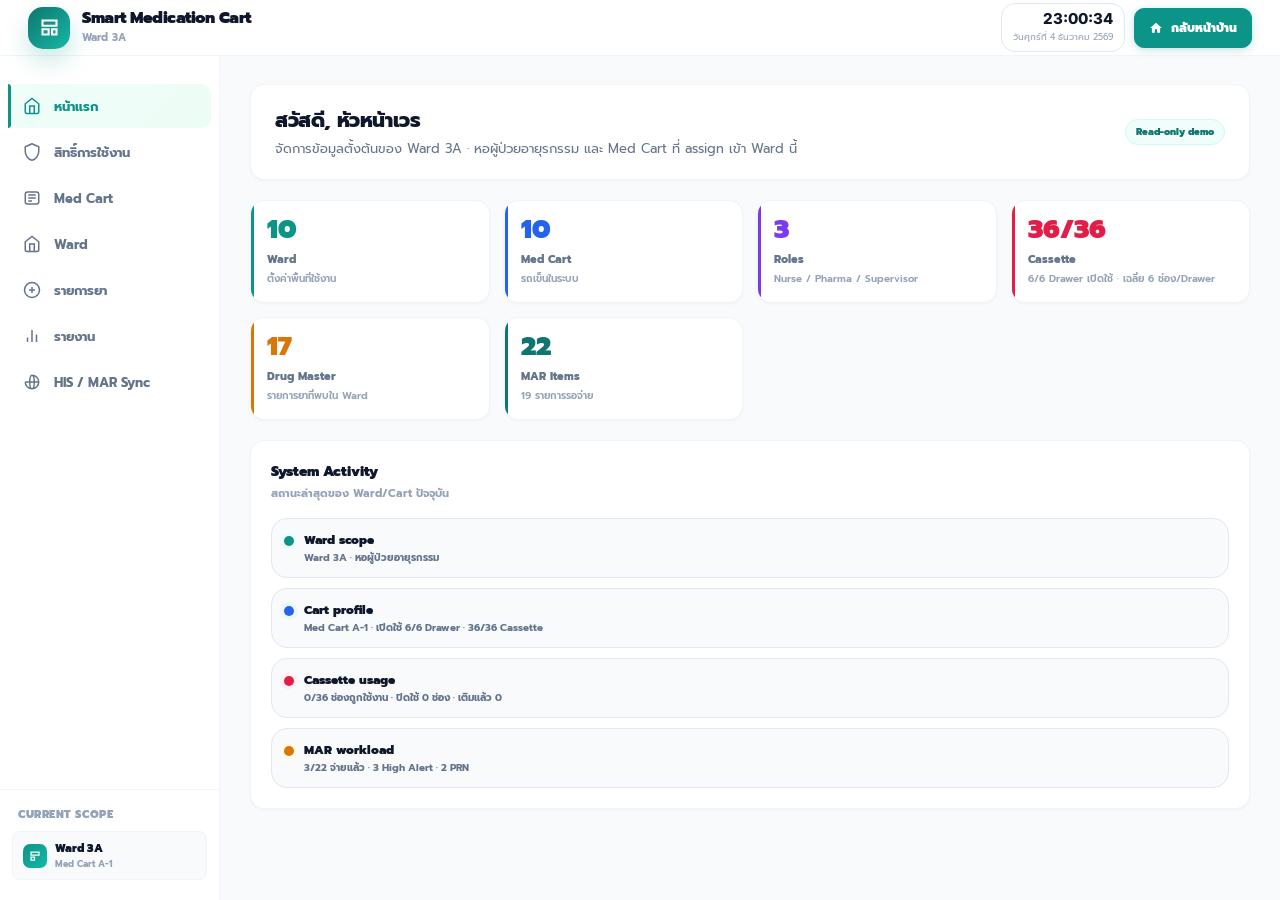
<file: backoffice.html>
<!DOCTYPE html>
<html lang="th">
<head>
    <meta charset="UTF-8">
    <meta name="viewport" content="width=device-width, initial-scale=1.0">
    <title>ระบบหลังบ้าน | Med Cart</title>
    <link href="https://fonts.googleapis.com/css2?family=Prompt:wght@300;400;500;600;700;800&family=Inter:wght@400;600;700;800&display=swap" rel="stylesheet">
    <style>
        *, *::before, *::after { box-sizing: border-box; margin: 0; padding: 0; }
        :root {
            --green:#0D9488;
            --green-dark:#0F766E;
            --text-1:#0F172A;
            --text-2:#64748B;
            --text-3:#94A3B8;
            --border:#E2E8F0;
            --border-light:#F1F5F9;
            --bg:#F8FAFC;
            --white:#FFFFFF;
            --surface:#FFFFFF;
            --surface-2:#F8FAFC;
        }
        body {
            min-height: 100vh;
            font-family: 'Prompt','Inter',-apple-system,BlinkMacSystemFont,sans-serif;
            color: var(--text-1);
            background: var(--bg);
            overflow-x: hidden;
        }
        button { font-family: inherit; }
        .topbar {
            height: 56px;
            position: sticky;
            top: 0;
            z-index: 50;
            display: flex;
            align-items: center;
            justify-content: space-between;
            gap: 18px;
            padding: 0 28px;
            background: var(--white);
            border-bottom: 1px solid var(--border-light);
        }
        .brand { display:flex; align-items:center; gap:12px; min-width:0; }
        .brand-icon {
            width: 42px; height: 42px; border-radius: 15px;
            display:flex; align-items:center; justify-content:center;
            color:white; background:linear-gradient(135deg,var(--green-dark),#14B8A6);
            box-shadow:0 12px 24px rgba(13,148,136,0.22);
            flex-shrink:0;
        }
        .brand-title { font-size:16px; font-weight:900; letter-spacing:-.03em; line-height:1.1; }
        .brand-sub { font-size:10.5px; color:var(--text-3); margin-top:3px; font-weight:700; }
        .top-scope { display:flex; align-items:center; gap:8px; flex-wrap:wrap; justify-content:center; }
        .scope-chip {
            display:inline-flex; align-items:center; gap:7px;
            border:1px solid #CCFBF1; background:#F0FDFA; color:#0F766E;
            border-radius:999px; padding:7px 12px; font-size:11px; font-weight:850;
            white-space:nowrap;
        }
        .top-actions { display:flex; align-items:center; gap:9px; justify-content:flex-end; }
        .time-card {
            text-align:right; padding:7px 11px; border:1px solid var(--border);
            border-radius:14px; background:white;
        }
        .time { font-family:'Inter',sans-serif; font-weight:800; font-size:15px; line-height:1; }
        .date { font-size:9px; color:var(--text-3); margin-top:4px; white-space:nowrap; }
        .btn {
            border:1px solid var(--border); border-radius:10px; padding:10px 14px;
            background:white; color:var(--text-2); font-size:12px; font-weight:850;
            cursor:pointer; display:inline-flex; align-items:center; gap:8px;
            transition:transform .16s, box-shadow .16s, border-color .16s, background .16s;
        }
        .btn:hover { transform:translateY(-1px); box-shadow:0 4px 12px rgba(15,23,42,0.08); border-color:#CBD5E1; }
        .btn.primary { background: var(--green); color:white; border-color:var(--green); box-shadow:0 2px 8px rgba(13,148,136,0.25); }
        .btn.primary:hover { box-shadow:0 4px 16px rgba(13,148,136,0.35); }

        /* ── SIDEBAR LAYOUT ── */
        body { display:flex; flex-direction:column; }
        .bo-layout { display:flex; flex:1; min-height:calc(100vh - 56px); }
        .bo-sidebar {
            width:220px; flex-shrink:0; background:var(--white);
            border-right:1px solid var(--border-light);
            padding:20px 0; display:flex; flex-direction:column;
            overflow-y:auto;
        }
        .bo-sidebar-header { padding:0 16px 20px; border-bottom:1px solid var(--border-light); margin-bottom:16px; }
        .bo-brand-compact { display:flex; align-items:center; gap:10px; }
        .bo-brand-compact-icon { width:32px; height:32px; border-radius:10px; background:linear-gradient(135deg,var(--green-dark),#14B8A6); display:flex; align-items:center; justify-content:center; color:white; font-weight:700; font-size:14px; }
        .bo-sidebar-nav { flex:1; display:flex; flex-direction:column; gap:2px; padding:0 8px; }
        .bo-nav-item {
            display:flex; align-items:center; gap:12px; padding:12px 14px; cursor:pointer;
            border-radius:10px; font-size:13px; font-weight:700; color:var(--text-2);
            transition:all .15s; position:relative;
        }
        .bo-nav-item:hover { background:var(--bg); color:var(--text-1); }
        .bo-nav-item.active { background:linear-gradient(135deg,#F0FDFA,#ECFDF5); color:var(--green); }
        .bo-nav-item.active::before { content:''; position:absolute; left:0; width:3px; height:100%; background:var(--green); border-radius:0 3px 3px 0; }
        .bo-nav-icon { width:20px; height:20px; display:flex; align-items:center; justify-content:center; flex-shrink:0; }
        .bo-sidebar-bottom { padding:16px 12px 0; border-top:1px solid var(--border-light); margin-top:auto; }
        .bo-sidebar-context { font-size:11px; font-weight:850; color:var(--text-3); text-transform:uppercase; letter-spacing:.05em; margin-bottom:8px; padding:0 6px; }
        .bo-context-chip { display:flex; align-items:center; gap:8px; background:var(--bg); border:1px solid var(--border-light); border-radius:8px; padding:8px 10px; font-size:12px; color:var(--text-1); font-weight:700; }

        .bo-content { flex:1; display:flex; flex-direction:column; overflow-y:auto; background:var(--bg); }
        .bo-body { padding:28px; flex:1; }
        .bo-inner { max-width:1000px; margin:0 auto; display:flex; flex-direction:column; gap:20px; width:100%; }

        /* ── Welcome Bar ── */
        .bo-welcome {
            display:flex; align-items:center; justify-content:space-between; gap:16px;
            background:var(--white); border:1px solid var(--border-light); border-radius:14px;
            padding:20px 24px; box-shadow:0 1px 3px rgba(0,0,0,0.04);
        }
        .bo-welcome-title { font-size:20px; font-weight:800; color:var(--text-1); letter-spacing:-.02em; }
        .bo-welcome-sub { font-size:13px; color:var(--text-2); margin-top:4px; line-height:1.5; }
        .bo-welcome-sub strong { color:var(--green); font-weight:800; }
        .bo-welcome-right { display:flex; align-items:center; gap:8px; flex-shrink:0; }
        .bo-hero {
            display:grid; grid-template-columns:minmax(0,1fr) 320px; gap:18px;
            background:var(--white); border:1px solid var(--border-light);
            border-radius:16px; padding:24px; position:relative; overflow:hidden;
            box-shadow:0 1px 3px rgba(0,0,0,0.04);
        }
        .bo-hero::before {
            content:''; position:absolute; left:0; top:0; width:4px; height:100%;
            background:var(--green); border-radius:16px 0 0 16px;
        }
        .bo-kicker { font-size:10px; font-weight:900; letter-spacing:.1em; text-transform:uppercase; color:var(--text-3); }
        .bo-title { font-size:24px; font-weight:900; letter-spacing:-.02em; margin-top:6px; color:var(--text-1); }
        .bo-sub { font-size:13px; line-height:1.7; color:var(--text-2); max-width:650px; margin-top:8px; }
        .chip-row { display:flex; gap:8px; flex-wrap:wrap; margin-top:16px; }
        .bo-chip {
            font-size:9.5px; font-weight:900; border-radius:999px; padding:5px 10px;
            background:white; border:1px solid var(--bo-border,#E2E8F0);
            color:var(--bo-color,#0D9488);
        }
        .bo-hero .bo-chip { background:#F0FDFA; border-color:#CCFBF1; color:#0F766E; }
        .bo-hero-card {
            background:var(--bg); border:1px solid var(--border-light);
            border-radius:16px; padding:18px; backdrop-filter:none; position:relative; z-index:1;
        }
        .bo-hero-card .label { font-size:10px; font-weight:850; color:var(--text-3); text-transform:uppercase; letter-spacing:.12em; }
        .bo-hero-card .value { font-size:20px; font-weight:950; margin-top:6px; color:var(--green); }
        .bo-hero-card .note { font-size:12px; line-height:1.6; color:var(--text-2); margin-top:10px; }
        .bo-stat-grid { display:grid; grid-template-columns:repeat(4,minmax(0,1fr)); gap:14px; }
        .bo-stat {
            background:var(--white); border:1px solid var(--border-light); border-radius:14px; padding:16px;
            box-shadow:0 1px 3px rgba(0,0,0,0.04); min-height:100px; position:relative; overflow:hidden;
        }
        .bo-stat::before { content:''; position:absolute; inset:0 auto 0 0; width:3px; background:var(--bo-accent,#0D9488); border-radius:0 2px 2px 0; }
        .bo-stat-num { font-size:26px; font-weight:900; color:var(--bo-accent,#0D9488); line-height:1; }
        .bo-stat-label { font-size:11px; color:var(--text-2); font-weight:800; margin-top:8px; }
        .bo-stat-sub { font-size:10px; color:var(--text-3); font-weight:600; margin-top:4px; line-height:1.4; }
        .bo-grid { display:grid; grid-template-columns:1fr 300px; gap:20px; align-items:start; }
        .bo-panel { background:var(--white); border:1px solid var(--border-light); border-radius:14px; padding:20px; box-shadow:0 1px 3px rgba(0,0,0,0.04); }
        .bo-panel-head { display:flex; align-items:center; justify-content:space-between; gap:12px; margin-bottom:16px; }
        .bo-panel-title { font-size:14px; font-weight:900; color:var(--text-1); }
        .bo-panel-sub { font-size:11px; color:var(--text-3); font-weight:700; margin-top:3px; }
        .bo-mod-grid { display:grid; grid-template-columns:repeat(2,minmax(0,1fr)); gap:12px; }
        .bo-module {
            border:1.5px solid var(--bo-border,#E2E8F0); background:var(--white);
            border-radius:14px; padding:16px; min-height:120px; display:flex; flex-direction:column; gap:12px;
            cursor:pointer; transition:transform .15s, box-shadow .15s, border-color .15s; text-align:left;
        }
        .bo-module:hover { transform:translateY(-1px); box-shadow:0 4px 12px rgba(15,23,42,0.08); border-color:var(--bo-color,#0D9488); }
        .bo-module.locked { opacity:0.6; cursor:not-allowed; }
        .bo-module-top { display:flex; align-items:flex-start; justify-content:space-between; gap:12px; }
        .bo-module-icon {
            width:40px; height:40px; border-radius:12px; display:flex; align-items:center; justify-content:center;
            color:white; background:var(--bo-color,#0D9488);
            box-shadow:0 4px 12px rgba(13,148,136,0.2);
            flex-shrink:0;
        }
        .bo-module-title { font-size:13px; font-weight:900; color:var(--text-1); }
        .bo-module-desc { font-size:11px; color:var(--text-2); line-height:1.5; font-weight:600; }
        .bo-module-foot { margin-top:auto; display:flex; align-items:center; justify-content:space-between; gap:8px; font-size:10px; }
        .bo-timeline { display:flex; flex-direction:column; gap:10px; }
        .bo-log { display:flex; align-items:flex-start; gap:10px; padding:12px; background:#F8FAFC; border:1px solid #E2E8F0; border-radius:16px; }
        .bo-log-dot { width:10px; height:10px; border-radius:50%; background:var(--bo-color,#0D9488); margin-top:5px; flex-shrink:0; box-shadow:0 0 0 4px var(--bo-bg,#F0FDFA); }
        .bo-log-title { font-size:12px; font-weight:900; color:#0F172A; }
        .bo-log-sub { font-size:10px; color:#64748B; font-weight:650; margin-top:2px; line-height:1.4; }
        .toast {
            position:fixed; left:50%; bottom:28px; transform:translateX(-50%) translateY(20px);
            background:#0F172A; color:white; padding:12px 18px; border-radius:999px;
            font-size:12px; font-weight:800; opacity:0; pointer-events:none;
            transition:all .22s ease; z-index:10080; box-shadow:0 16px 38px rgba(15,23,42,0.26);
        }
        .toast.show { opacity:1; transform:translateX(-50%) translateY(0); }
        /* ── PERMISSION MODAL ──────────────────────── */
        .modal-backdrop {
            display:none; position:fixed; inset:0; z-index:10050;
            align-items:center; justify-content:center;
            background:rgba(15,23,42,0.5); backdrop-filter:blur(10px); padding:20px;
        }
        .modal-card {
            width:100%; max-width:780px; height:88vh; max-height:88vh; overflow:hidden;
            display:flex; flex-direction:column;
            background:white; border-radius:24px; box-shadow:0 32px 80px rgba(0,0,0,0.28);
        }

        /* Header */
        .modal-head {
            position:relative; overflow:hidden;
            background:var(--white); color:var(--text-1); flex-shrink:0;
            border-bottom:2px solid var(--green);
        }
        .modal-head::before {
            content:''; position:absolute; width:300px; height:300px; border-radius:50%;
            background:transparent; top:-120px; right:-60px; pointer-events:none;
        }
        .modal-head::after {
            content:''; position:absolute; width:160px; height:160px; border-radius:50%;
            background:transparent; bottom:-60px; left:60px; pointer-events:none;
        }
        .modal-head-top {
            position:relative; z-index:1;
            padding:22px 24px 16px; display:flex; align-items:flex-start;
            justify-content:space-between; gap:12px;
        }
        .modal-head-left { display:flex; align-items:center; gap:14px; }
        .modal-head-icon {
            width:46px; height:46px; border-radius:14px; flex-shrink:0;
            background:var(--bg); display:flex; align-items:center; justify-content:center; color:var(--green);
        }
        .modal-title { font-size:19px; font-weight:900; letter-spacing:-.3px; color:var(--text-1); }
        .modal-sub { font-size:12px; color:var(--text-2); margin-top:3px; }
        .modal-chips { display:flex; gap:8px; margin-top:9px; }
        .modal-chip {
            background:var(--bg); border:1px solid var(--border-light);
            border-radius:999px; padding:4px 11px; font-size:11px; font-weight:700; color:var(--text-2);
        }
        .modal-chip strong { font-weight:900; margin-right:2px; color:var(--text-1); }
        .modal-close {
            width:34px; height:34px; border:1px solid var(--border); border-radius:10px;
            background:white; color:var(--text-2); cursor:pointer;
            display:flex; align-items:center; justify-content:center; flex-shrink:0;
            transition:background .15s, color .15s;
        }
        .modal-close:hover { background:var(--bg); color:var(--text-1); }

        /* Tabs inside header */
        .modal-tabs {
            position:relative; z-index:1;
            display:flex; padding:0 24px;
            border-top:1px solid var(--border-light);
        }
        .modal-tab {
            padding:12px 18px; font-size:13px; font-weight:800; cursor:pointer;
            border:none; background:transparent; color:var(--text-2);
            font-family:'Prompt',sans-serif; border-bottom:3px solid transparent;
            transition:color .18s, border-color .18s;
        }
        .modal-tab.active { color:var(--green); border-bottom-color:var(--green); }
        .modal-tab:hover:not(.active) { color:var(--text-1); }

        /* Body */
        .modal-body { flex:1; overflow:hidden; padding:0; min-height:1px; }

        /* ── ROLE PERMISSION MATRIX (Tab 1) ───── */
        .pm-matrix-wrap { overflow-x:auto; }
        .pm-matrix { width:100%; border-collapse:collapse; min-width:420px; }
        .pm-matrix thead th {
            padding:14px 10px 12px; font-size:11px; font-weight:800; color:#64748B;
            text-align:center; border-bottom:2px solid #F1F5F9;
            background:white; position:sticky; top:0; z-index:2;
        }
        .pm-matrix thead th.pm-col-left { text-align:left; padding-left:20px; min-width:190px; }
        .pm-matrix tbody tr:hover td { background:#FAFBFE; }
        .pm-matrix tbody td {
            padding:11px 10px; border-bottom:1px solid #F8FAFC;
            vertical-align:middle; text-align:center;
        }
        .pm-matrix tbody td.pm-col-left { text-align:left; padding-left:20px; padding-right:12px; }
        .pm-matrix tbody tr:last-child td { border-bottom:none; }
        .pm-role-col-head { display:flex; flex-direction:column; align-items:center; gap:5px; }
        .pm-role-col-icon { width:32px; height:32px; border-radius:10px; margin-bottom:1px; display:flex; align-items:center; justify-content:center; }
        .pm-role-col-count { font-size:10px; font-weight:800; border-radius:999px; padding:2px 9px; }
        .pm-perm-icon { width:30px; height:30px; border-radius:8px; flex-shrink:0; display:flex; align-items:center; justify-content:center; }
        .pm-perm-name { font-size:13px; font-weight:800; color:#0F172A; }
        .pm-perm-desc { font-size:11px; color:#94A3B8; margin-top:1px; }

        /* Toggle switch */
        .pm-toggle { position:relative; width:44px; height:26px; flex-shrink:0; display:inline-block; cursor:pointer; }
        .pm-toggle-track { position:absolute; inset:0; border-radius:999px; background:#CBD5E1; transition:background .2s; }
        .pm-toggle-knob { position:absolute; top:3px; left:3px; width:20px; height:20px; border-radius:50%; background:white; box-shadow:0 1px 4px rgba(0,0,0,0.22); transition:transform .2s; }
        .pm-toggle.on .pm-toggle-track { background:linear-gradient(135deg,#059669,#10B981); }
        .pm-toggle.on .pm-toggle-knob { transform:translateX(18px); }

        /* ── MASTER-DETAIL LAYOUT (Tab 2) ── */
        .pm-md-layout { display:flex; height:100%; }
        /* Left panel — user list */
        .pm-md-left {
            width:220px; flex-shrink:0; display:flex; flex-direction:column;
            border-right:1.5px solid #F1F5F9; overflow:hidden;
        }
        .pm-md-search { padding:10px 12px; border-bottom:1px solid #F1F5F9; flex-shrink:0; }
        .pm-md-search-wrap { position:relative; }
        .pm-md-search-icon { position:absolute; left:9px; top:50%; transform:translateY(-50%); color:#94A3B8; pointer-events:none; }
        .pm-md-search-input { width:100%; padding:7px 28px 7px 30px; border:1.5px solid #E2E8F0; border-radius:9px; font-family:'Prompt',sans-serif; font-size:11px; background:#F8FAFC; color:#0F172A; outline:none; transition:border-color .15s; }
        .pm-md-search-input:focus { border-color:#A78BFA; background:white; }
        .pm-md-clear { position:absolute; right:8px; top:50%; transform:translateY(-50%); border:none; background:none; cursor:pointer; color:#94A3B8; font-size:15px; line-height:1; padding:0; }
        .pm-rf-bar { display:flex; gap:4px; padding:6px 12px 10px; flex-wrap:wrap; flex-shrink:0; border-bottom:1px solid #F1F5F9; }
        .pm-rf-chip { border:1.5px solid #E2E8F0; border-radius:999px; padding:4px 10px; font-family:'Prompt',sans-serif; font-size:10px; font-weight:800; cursor:pointer; background:white; color:#64748B; transition:all .12s; white-space:nowrap; }
        .pm-rf-chip.active { border-color:#C4B5FD; color:#6D28D9; background:#F5F3FF; }
        .pm-user-list { flex:1; overflow-y:auto; }
        .pm-user-item {
            display:flex; align-items:center; gap:9px; padding:10px 12px;
            cursor:pointer; transition:background .1s; border-bottom:1px solid #F8FAFC; user-select:none;
        }
        .pm-user-item:hover { background:#F8FAFC; }
        .pm-user-item.selected { background:#F5F3FF; border-left:3px solid #7C3AED; padding-left:9px; }
        .pm-ov-count { font-size:9px; font-weight:900; border-radius:999px; padding:2px 6px; background:#EDE9FE; color:#6D28D9; white-space:nowrap; flex-shrink:0; }
        /* Right panel — permission detail */
        .pm-md-right { flex:1; overflow-y:auto; min-width:0; display:flex; flex-direction:column; }
        .pm-detail-empty {
            flex:1; display:flex; flex-direction:column; align-items:center; justify-content:center;
            color:#94A3B8; font-size:13px; text-align:center; gap:10px; padding:32px;
        }
        .pm-detail-header { padding:16px 20px 14px; border-bottom:2px solid #F1F5F9; flex-shrink:0; }
        .pm-detail-perm-row {
            display:flex; align-items:center; gap:12px; padding:13px 20px;
            border-bottom:1px solid #F8FAFC; transition:background .1s;
        }
        .pm-detail-perm-row:last-child { border-bottom:none; }
        .pm-detail-perm-row.overridden { background:#FFFBEB; }
        .pm-detail-perm-row:hover { background:#FAFBFE; }
        .pm-detail-perm-row.overridden:hover { background:#FEF9C3; }
        .pm-pov-icon { width:30px; height:30px; border-radius:9px; flex-shrink:0; display:flex; align-items:center; justify-content:center; }
        .pm-pov-info { flex:1; min-width:0; }
        .pm-pov-name { font-size:12px; font-weight:800; color:#0F172A; }
        .pm-pov-desc { font-size:10px; color:#94A3B8; margin-top:1px; }
        /* 3-way segmented control */
        .pm-seg3 { display:flex; border:1.5px solid #E2E8F0; border-radius:10px; overflow:hidden; flex-shrink:0; }
        .pm-seg3-btn {
            border:none; padding:7px 11px; font-family:'Prompt',sans-serif;
            font-size:11px; font-weight:800; cursor:pointer; color:#94A3B8;
            background:transparent; transition:all .13s; white-space:nowrap;
        }
        .pm-seg3-btn + .pm-seg3-btn { border-left:1.5px solid #E2E8F0; }
        .pm-seg3-btn.s-role    { background:#F1F5F9; color:#475569; }
        .pm-seg3-btn.s-include { background:#D1FAE5; color:#047857; }
        .pm-seg3-btn.s-exclude { background:#FEE2E2; color:#B91C1C; }
        /* Shared */
        .pm-avatar { width:36px; height:36px; border-radius:10px; flex-shrink:0; display:flex; align-items:center; justify-content:center; color:white; font-size:12px; font-weight:900; }
        .pm-user-name { font-size:12px; font-weight:800; color:#0F172A; }
        .pm-user-meta { font-size:10px; color:#94A3B8; margin-top:1px; }
        .pm-role-pill { display:inline-block; border-radius:999px; padding:2px 8px; font-size:10px; font-weight:800; }
        .pm-no-results { padding:28px 12px; text-align:center; color:#94A3B8; font-size:12px; line-height:1.7; }

        /* Foot */
        .modal-foot {
            padding:14px 24px; border-top:1px solid #F1F5F9;
            display:flex; gap:10px; flex-shrink:0;
        }
        .modal-foot button { flex:1; justify-content:center; }
        /* ── FULL PAGES (replaces modal overlays) ── */
        .bo-page { display:none; flex-direction:column; flex:1; overflow:hidden; min-height:0; }
        .bo-page.active { display:flex; }
        #bo-page-home { overflow-y:auto; }
        .bo-page-head {
            padding:20px 32px; border-bottom:1px solid var(--border-light);
            display:flex; align-items:center; justify-content:space-between;
            background:var(--white); flex-shrink:0; gap:16px; flex-wrap:wrap;
        }
        .bo-ph-left { display:flex; align-items:center; gap:14px; min-width:0; }
        .bo-ph-icon {
            width:44px; height:44px; border-radius:12px; background:#F0FDFA; flex-shrink:0;
            display:flex; align-items:center; justify-content:center;
        }
        .bo-ph-title { font-size:18px; font-weight:900; color:var(--text-1); letter-spacing:-.02em; }
        .bo-ph-sub { font-size:12px; color:var(--text-2); margin-top:2px; }
        .bo-ph-chips { display:flex; gap:6px; flex-wrap:wrap; margin-top:6px; }
        .bo-ph-right { display:flex; align-items:center; gap:8px; flex-shrink:0; }
        .bo-page-tabs {
            padding:0 32px; border-bottom:1px solid var(--border-light);
            background:var(--white); flex-shrink:0; display:flex; gap:0;
        }
        .bo-page-body { flex:1; overflow:hidden; min-height:0; display:flex; flex-direction:column; }
        .bo-page-body.scroll { overflow-y:auto; }
        .bo-page-foot {
            padding:14px 32px; border-top:1px solid var(--border-light);
            background:var(--white); display:flex; gap:8px; align-items:center; flex-shrink:0;
        }
        .bo-page-search {
            padding:12px 32px; border-bottom:1px solid var(--border-light);
            background:var(--white); flex-shrink:0; display:flex; gap:10px; align-items:center;
        }
        /* ── WARD & MED CART MODAL ─────────────── */
        .wm-md-layout { display:flex; height:100%; min-height:0; }
        .wm-md-left {
            width:240px; height:100%; flex-shrink:0; display:flex; flex-direction:column;
            border-right:1.5px solid #F1F5F9; overflow:hidden;
        }
        .wm-left-head {
            padding:12px 14px; border-bottom:1px solid #F1F5F9;
            display:flex; align-items:center; justify-content:space-between; flex-shrink:0;
        }
        .wm-left-title { font-size:11px; font-weight:900; color:#64748B; text-transform:uppercase; letter-spacing:.08em; }
        .wm-left-tools {
            padding:10px 12px; border-bottom:1px solid #F1F5F9; display:flex; flex-direction:column; gap:8px;
            background:#FBFCFD; flex-shrink:0;
        }
        .wm-search { position:relative; }
        .wm-search svg { position:absolute; left:10px; top:50%; transform:translateY(-50%); color:#94A3B8; pointer-events:none; }
        .wm-search input {
            width:100%; border:1.5px solid #E2E8F0; border-radius:10px; padding:8px 30px 8px 32px;
            font-family:'Prompt',sans-serif; font-size:11px; font-weight:650; color:#0F172A; outline:none;
            background:white; transition:border-color .15s, box-shadow .15s;
        }
        .wm-search input:focus { border-color:#0D9488; box-shadow:0 0 0 3px rgba(13,148,136,0.08); }
        .wm-search button {
            position:absolute; right:8px; top:50%; transform:translateY(-50%); border:none; background:transparent;
            color:#94A3B8; cursor:pointer; font-size:15px; line-height:1;
        }
        .wm-filter-row { display:flex; gap:5px; flex-wrap:wrap; }
        .wm-filter-chip {
            border:1.5px solid #E2E8F0; border-radius:999px; padding:4px 8px;
            font-family:'Prompt',sans-serif; font-size:9.5px; font-weight:850; color:#64748B; background:white;
            cursor:pointer; transition:all .12s;
        }
        .wm-filter-chip.active { border-color:#99F6E4; color:#0F766E; background:#F0FDFA; }
        .wm-add-btn {
            width:26px; height:26px; border-radius:8px;
            background:linear-gradient(135deg,#0D9488,#14B8A6);
            color:white; border:none; cursor:pointer; font-size:18px; line-height:1;
            display:flex; align-items:center; justify-content:center;
            transition:transform .15s, box-shadow .15s;
        }
        .wm-add-btn:hover { transform:scale(1.1); box-shadow:0 4px 12px rgba(13,148,136,0.3); }
        .wm-item-list { flex:1; overflow-y:auto; min-height:0; }
        .wm-item {
            display:flex; align-items:center; gap:10px;
            padding:10px 14px; cursor:pointer; border-bottom:1px solid #F8FAFC;
            transition:background .1s; position:relative;
        }
        .wm-item:hover { background:#F8FAFC; }
        .wm-item.selected { background:#F0FDF9; border-left:3px solid #0D9488; padding-left:11px; }
        .wm-item-dot { width:8px; height:8px; border-radius:50%; flex-shrink:0; }
        .wm-item-info { flex:1; min-width:0; }
        .wm-item-name { font-size:12px; font-weight:800; color:#0F172A; white-space:nowrap; overflow:hidden; text-overflow:ellipsis; }
        .wm-item-sub  { font-size:10px; color:#94A3B8; margin-top:1px; white-space:nowrap; overflow:hidden; text-overflow:ellipsis; }
        .wm-status-dot { width:7px; height:7px; border-radius:50%; flex-shrink:0; }
        .wm-status-dot.active      { background:#10B981; }
        .wm-status-dot.inactive    { background:#CBD5E1; }
        .wm-status-dot.maintenance { background:#F59E0B; }

        /* Right panel — form */
        .wm-md-right { flex:1; overflow-y:auto; min-width:0; min-height:0; display:flex; flex-direction:column; }
        .wm-empty {
            flex:1; display:flex; flex-direction:column; align-items:center; justify-content:center;
            color:#94A3B8; font-size:13px; text-align:center; gap:10px; padding:32px;
        }
        .wm-form-wrap { padding:20px 24px; display:flex; flex-direction:column; gap:0; }
        .wm-form-hero {
            display:flex; align-items:center; gap:14px; margin-bottom:20px;
            padding-bottom:18px; border-bottom:2px solid #F1F5F9;
        }
        .wm-form-avatar {
            width:50px; height:50px; border-radius:15px; flex-shrink:0;
            display:flex; align-items:center; justify-content:center;
            font-size:18px; font-weight:900; color:white;
        }
        .wm-form-hero-name { font-size:17px; font-weight:900; color:#0F172A; }
        .wm-form-hero-sub  { font-size:12px; color:#94A3B8; margin-top:3px; }
        .wm-section-head { font-size:10px; font-weight:900; color:#94A3B8; text-transform:uppercase; letter-spacing:.1em; margin-bottom:10px; margin-top:18px; }
        .wm-section-head:first-child { margin-top:0; }
        .wm-field-grid { display:grid; grid-template-columns:1fr 1fr; gap:10px; }
        .wm-field { display:flex; flex-direction:column; gap:5px; }
        .wm-field.full { grid-column:1/-1; }
        .wm-label { font-size:10px; font-weight:800; color:#475569; text-transform:uppercase; letter-spacing:.06em; }
        .wm-input, .wm-select {
            border:1.5px solid #E2E8F0; border-radius:10px; padding:9px 12px;
            font-family:'Prompt',sans-serif; font-size:13px; font-weight:600; color:#0F172A;
            background:white; outline:none; transition:border-color .15s, box-shadow .15s;
            width:100%;
        }
        .wm-input:focus, .wm-select:focus { border-color:#0D9488; box-shadow:0 0 0 3px rgba(13,148,136,0.1); }
        .wm-input[readonly] { background:#F8FAFC; color:#64748B; cursor:default; }
        .wm-select { cursor:pointer; }
        .wm-status-row { display:flex; gap:8px; }
        .wm-status-opt {
            flex:1; display:flex; align-items:center; justify-content:center; gap:6px;
            border:1.5px solid #E2E8F0; border-radius:10px; padding:9px 8px;
            cursor:pointer; font-size:11px; font-weight:800; color:#64748B;
            transition:all .15s;
        }
        .wm-status-opt.active   { border-color:#10B981; background:#F0FDF4; color:#047857; }
        .wm-status-opt.maintenance { border-color:#F59E0B; background:#FFFBEB; color:#92400E; }
        .wm-status-opt.inactive { border-color:#94A3B8; background:#F8FAFC; color:#475569; }
        .wm-occ-bar { height:7px; background:#F1F5F9; border-radius:999px; overflow:hidden; margin-top:4px; }
        .wm-occ-fill { height:100%; border-radius:999px; transition:width .4s; }
        .wm-color-row { display:flex; gap:8px; flex-wrap:wrap; }
        .wm-color-swatch {
            width:28px; height:28px; border-radius:8px; cursor:pointer;
            border:2px solid transparent; transition:transform .15s, border-color .15s;
        }
        .wm-color-swatch:hover { transform:scale(1.15); }
        .wm-color-swatch.selected { border-color:#0F172A; transform:scale(1.1); }
        .wm-cart-link {
            display:flex; align-items:center; gap:10px; padding:10px 12px;
            background:#F0FDF9; border:1.5px solid #99F6E4; border-radius:12px; margin-top:4px;
        }
        .wm-cart-link-icon { width:30px; height:30px; border-radius:8px; background:#0D9488; color:white; display:flex; align-items:center; justify-content:center; flex-shrink:0; }
        .wm-divider { height:1px; background:#F1F5F9; margin:18px 0; }
        .wm-stat-row { display:grid; grid-template-columns:repeat(3,1fr); gap:8px; }
        .wm-stat-row.four { grid-template-columns:repeat(4,1fr); }
        .wm-stat-row.five { grid-template-columns:repeat(5,1fr); }
        .wm-stat-card { background:#F8FAFC; border:1px solid #F1F5F9; border-radius:10px; padding:10px 12px; }
        .wm-stat-val { font-size:20px; font-weight:900; color:#0F172A; line-height:1; }
        .wm-stat-lbl { font-size:10px; color:#94A3B8; font-weight:700; margin-top:4px; }
        .wm-insight-grid { display:grid; grid-template-columns:repeat(2,minmax(0,1fr)); gap:8px; margin-bottom:14px; }
        .wm-insight {
            background:#F8FAFC; border:1px solid #E2E8F0; border-radius:12px; padding:10px 12px;
            display:flex; align-items:flex-start; gap:9px;
        }
        .wm-insight-icon {
            width:28px; height:28px; border-radius:9px; display:flex; align-items:center; justify-content:center;
            flex-shrink:0; color:white; background:var(--wm-insight-color,#0D9488);
        }
        .wm-insight-title { font-size:11px; font-weight:900; color:#0F172A; }
        .wm-insight-sub { font-size:10px; color:#64748B; line-height:1.45; margin-top:2px; font-weight:650; }
        .wm-alert {
            border:1.5px solid var(--wm-alert-border,#FDE68A); border-radius:12px;
            background:var(--wm-alert-bg,#FFFBEB); padding:10px 12px; display:flex; gap:9px; align-items:flex-start;
            margin-bottom:14px;
        }
        .wm-alert strong { font-size:11px; color:var(--wm-alert-text,#92400E); }
        .wm-alert div { font-size:10px; color:#64748B; line-height:1.45; font-weight:650; }
        .wm-assignment-list { display:flex; flex-direction:column; gap:7px; margin-top:8px; }
        .wm-assignment {
            display:flex; align-items:center; justify-content:space-between; gap:10px;
            border:1px solid #E2E8F0; background:#F8FAFC; border-radius:10px; padding:9px 10px;
        }
        .wm-assignment-main { min-width:0; }
        .wm-assignment-title { font-size:11px; font-weight:900; color:#0F172A; white-space:nowrap; overflow:hidden; text-overflow:ellipsis; }
        .wm-assignment-sub { font-size:10px; color:#64748B; margin-top:1px; font-weight:650; }
        .wm-assignment-pill {
            border-radius:999px; padding:3px 8px; font-size:9.5px; font-weight:900;
            background:#F0FDFA; color:#0F766E; border:1px solid #99F6E4; white-space:nowrap;
        }
        .wm-empty-inline { color:#94A3B8; font-size:11px; line-height:1.6; text-align:center; padding:14px; border:1px dashed #CBD5E1; border-radius:12px; background:#F8FAFC; }
        .wm-drawer-map { background:#F8FAFC; border:1px solid #F1F5F9; border-radius:10px; padding:12px; }
        .wm-drawer-row { display:flex; align-items:center; gap:8px; margin-bottom:6px; }
        .wm-drawer-row:last-child { margin-bottom:0; }
        .wm-drawer-label { width:28px; height:28px; border-radius:7px; display:flex; align-items:center; justify-content:center; font-size:10px; font-weight:900; color:white; flex-shrink:0; }
        .wm-drawer-label.disabled { background:#CBD5E1 !important; color:#64748B; }
        .wm-cassette-row { display:flex; gap:5px; flex-wrap:wrap; }
        .wm-cassette { width:28px; height:28px; border-radius:6px; background:white; border:1.5px solid #E2E8F0; display:flex; align-items:center; justify-content:center; font-size:9px; font-weight:800; color:#94A3B8; }
        .wm-cassette.linked { border-color:#99F6E4; color:#0F766E; background:#F0FDFA; }
        .wm-cassette.assigned { border-color:#93C5FD; color:#1D4ED8; background:#EFF6FF; }
        .wm-cassette.in-progress { border-color:#FDE68A; color:#92400E; background:#FFFBEB; }
        .wm-cassette.filled { border-color:#86EFAC; color:#15803D; background:#F0FDF4; }
        .wm-cassette.disabled { border-color:#E2E8F0; color:#CBD5E1; background:#F1F5F9; }
        .wm-cassette.disabled.blocked { border-color:#FCA5A5; color:#991B1B; background:#FEF2F2; }
        .wm-cassette.clickable { cursor:pointer; transition:transform .1s,box-shadow .1s; }
        .wm-cassette.clickable:hover { transform:scale(1.18); box-shadow:0 2px 8px rgba(0,0,0,0.14); z-index:1; position:relative; }
        .wm-cassette.manually-closed { border-color:#FDA4AF; color:#BE123C; background:#FFF1F2; }
        .wm-cassette.manually-closed.clickable:hover { border-color:#F43F5E; }
        .wm-drawer-map-hint { font-size:10px; color:#94A3B8; font-weight:600; text-align:center; padding:6px 0 2px; }
        .wm-closed-slots-list { display:flex; flex-wrap:wrap; gap:5px; margin-top:8px; }
        .wm-closed-slot-chip { display:inline-flex; align-items:center; gap:4px; background:#FFF1F2; border:1.5px solid #FDA4AF; border-radius:8px; padding:3px 8px; font-size:10px; font-weight:800; color:#BE123C; }
        .wm-closed-slot-chip button { background:none; border:none; cursor:pointer; color:#BE123C; font-size:12px; line-height:1; padding:0 0 0 2px; }
        .wm-cassette-note {
            display:flex; align-items:center; justify-content:space-between; gap:10px; flex-wrap:wrap;
            border:1px solid #E2E8F0; background:#F8FAFC; border-radius:10px; padding:9px 10px; margin-top:10px;
        }
        .wm-cassette-note-main { font-size:10px; color:#64748B; line-height:1.45; font-weight:700; }
        .wm-cassette-legend { display:flex; gap:6px; flex-wrap:wrap; }
        .wm-cassette-legend span {
            display:inline-flex; align-items:center; gap:5px; border:1px solid #E2E8F0; background:white;
            border-radius:999px; padding:3px 7px; font-size:9.5px; font-weight:850; color:#64748B;
        }
        .wm-cassette-legend i { width:8px; height:8px; border-radius:50%; display:inline-block; background:#CBD5E1; }
        .report-wrap { height:100%; overflow:auto; padding:18px; background:#F8FAFC; }
        .report-hero {
            border-radius:18px; padding:18px; color:white;
            background:linear-gradient(135deg,#0F766E 0%,#0D9488 55%,#14B8A6 100%);
            display:grid; grid-template-columns:1.35fr .65fr; gap:16px; align-items:stretch;
            box-shadow:0 4px 16px rgba(13,148,136,0.15);
        }
        .report-kicker { font-size:10px; font-weight:950; letter-spacing:.16em; text-transform:uppercase; color:rgba(255,255,255,0.8); }
        .report-title { font-size:24px; font-weight:950; letter-spacing:-.04em; margin-top:4px; color:white; }
        .report-sub { font-size:12px; color:rgba(255,255,255,0.85); line-height:1.6; margin-top:6px; max-width:560px; font-weight:650; }
        .report-hero-card { background:rgba(255,255,255,.12); border:1px solid rgba(255,255,255,.2); border-radius:14px; padding:14px; }
        .report-hero-card .label { font-size:10px; font-weight:900; color:rgba(255,255,255,0.8); text-transform:uppercase; letter-spacing:.12em; }
        .report-hero-card .value { font-size:26px; font-weight:950; margin-top:6px; line-height:1; color:white; }
        .report-hero-card .note { font-size:11px; color:rgba(255,255,255,0.85); margin-top:8px; line-height:1.5; font-weight:650; }
        .report-toolbar { display:flex; align-items:center; justify-content:space-between; gap:10px; flex-wrap:wrap; margin:14px 0; }
        .report-chip-row { display:flex; gap:7px; flex-wrap:wrap; }
        .report-chip {
            border:1px solid var(--border); background:white; color:var(--text-2); border-radius:999px;
            padding:5px 9px; font-size:10px; font-weight:850;
        }
        .report-chip.hot { border-color:#CCFBF1; color:#0F766E; background:#F0FDFA; }
        .report-actions { display:flex; gap:8px; flex-wrap:wrap; }
        .report-action-btn {
            border:1.5px solid var(--border); color:var(--text-2); background:white; border-radius:8px;
            font-family:'Prompt',sans-serif; font-size:10.5px; font-weight:900; padding:7px 10px; cursor:pointer;
            transition:all .15s;
        }
        .report-action-btn:hover { border-color:var(--green); color:var(--green); }
        .report-stat-grid { display:grid; grid-template-columns:repeat(4,minmax(0,1fr)); gap:10px; margin-bottom:12px; }
        .report-stat-card {
            background:white; border:1px solid #E2E8F0; border-radius:14px; padding:13px;
            box-shadow:0 8px 24px rgba(15,23,42,0.05);
        }
        .report-stat-val { font-size:22px; font-weight:950; color:var(--report-color,#0D9488); line-height:1; }
        .report-stat-label { font-size:10.5px; color:#334155; font-weight:900; margin-top:8px; }
        .report-stat-note { font-size:9.5px; color:#94A3B8; font-weight:700; margin-top:3px; line-height:1.4; }
        .report-layout { display:grid; grid-template-columns:1.15fr .85fr; gap:12px; align-items:start; }
        .report-panel {
            background:white; border:1px solid #E2E8F0; border-radius:16px; padding:14px;
            box-shadow:0 8px 24px rgba(15,23,42,0.05);
        }
        .report-panel + .report-panel { margin-top:12px; }
        .report-panel-head { display:flex; align-items:flex-start; justify-content:space-between; gap:12px; margin-bottom:12px; }
        .report-panel-title { font-size:13px; font-weight:950; color:#0F172A; }
        .report-panel-sub { font-size:10px; color:#94A3B8; font-weight:700; margin-top:2px; line-height:1.4; }
        .report-status-pill {
            border-radius:999px; padding:4px 8px; font-size:9.5px; font-weight:950; white-space:nowrap;
            border:1px solid var(--report-pill-border,#CCFBF1); background:var(--report-pill-bg,#F0FDFA); color:var(--report-pill-color,#0F766E);
        }
        .report-progress { height:9px; border-radius:999px; background:#F1F5F9; overflow:hidden; margin:10px 0 12px; }
        .report-progress span { display:block; height:100%; width:0; background:linear-gradient(90deg,#0D9488,#14B8A6); border-radius:999px; }
        .report-table { display:flex; flex-direction:column; gap:8px; }
        .report-row {
            display:grid; grid-template-columns:1fr auto; gap:10px; align-items:center;
            border:1px solid #F1F5F9; background:#F8FAFC; border-radius:12px; padding:10px;
        }
        .report-row-title { font-size:11px; font-weight:900; color:#0F172A; }
        .report-row-sub { font-size:9.8px; color:#64748B; font-weight:650; margin-top:2px; line-height:1.45; }
        .report-row-val { font-size:13px; font-weight:950; color:var(--report-row-color,#0D9488); white-space:nowrap; }
        .report-log-list { display:flex; flex-direction:column; gap:8px; }
        .report-log {
            display:grid; grid-template-columns:auto 1fr auto; gap:10px; align-items:flex-start;
            border:1px solid #F1F5F9; background:#F8FAFC; border-radius:12px; padding:10px;
        }
        .report-log-dot { width:10px; height:10px; border-radius:50%; margin-top:4px; background:var(--report-log-color,#0D9488); box-shadow:0 0 0 4px var(--report-log-bg,#F0FDFA); }
        .report-log-title { font-size:11px; font-weight:900; color:#0F172A; }
        .report-log-sub { font-size:9.8px; color:#64748B; font-weight:650; line-height:1.45; margin-top:2px; }
        .report-log-time { font-size:9.5px; color:#94A3B8; font-weight:850; white-space:nowrap; }
        .wm-danger-zone { margin-top:4px; padding:12px; background:#FFF1F2; border:1px solid #FECDD3; border-radius:10px; display:flex; align-items:center; justify-content:space-between; gap:12px; }
        .wm-danger-text { font-size:11px; color:#BE123C; font-weight:700; }
        .wm-danger-btn { border:1.5px solid #FECDD3; background:white; color:#BE123C; border-radius:8px; padding:6px 12px; font-size:11px; font-weight:800; cursor:pointer; font-family:'Prompt',sans-serif; transition:all .15s; }
        .wm-danger-btn:hover { background:#FFF1F2; border-color:#FB7185; }

        /* ── BED ZONES ──────────────────────── */
        .wm-zone-list { display:flex; flex-direction:column; gap:8px; margin-top:4px; }
        .wm-zone-card {
            border:1.5px solid #E2E8F0; border-radius:12px; overflow:hidden;
            transition:border-color .15s; background:white;
        }
        .wm-zone-card:hover { border-color:#0D9488; }
        .wm-zone-header {
            display:flex; align-items:center; gap:8px;
            padding:8px 12px; background:#F8FAFC; border-bottom:1px solid #F1F5F9;
        }
        .wm-zone-dot { width:10px; height:10px; border-radius:3px; flex-shrink:0; }
        .wm-zone-name-input {
            flex:1; border:none; background:transparent; font-family:'Prompt',sans-serif;
            font-size:12px; font-weight:800; color:#0F172A; outline:none; min-width:0;
        }
        .wm-zone-name-input:focus { color:#0D9488; }
        .wm-zone-bed-count {
            font-size:10px; font-weight:800; color:#94A3B8;
            background:#F1F5F9; border-radius:999px; padding:2px 8px; white-space:nowrap; flex-shrink:0;
        }
        .wm-zone-remove {
            width:22px; height:22px; border:none; background:transparent; cursor:pointer;
            color:#CBD5E1; border-radius:6px; display:flex; align-items:center; justify-content:center;
            font-size:13px; flex-shrink:0; transition:all .12s; font-family:'Prompt',sans-serif;
        }
        .wm-zone-remove:hover { background:#FEE2E2; color:#DC2626; }
        .wm-zone-body { display:grid; grid-template-columns:1fr 1fr; gap:10px; padding:10px 12px; align-items:center; }
        .wm-zone-range { display:flex; align-items:center; gap:6px; }
        .wm-zone-range-label { font-size:10px; font-weight:800; color:#94A3B8; white-space:nowrap; }
        .wm-zone-range-input {
            width:60px; border:1.5px solid #E2E8F0; border-radius:8px;
            padding:5px 8px; font-family:'Prompt',sans-serif; font-size:11px; font-weight:700;
            color:#0F172A; outline:none; text-align:center; transition:border-color .15s;
        }
        .wm-zone-range-input:focus { border-color:#0D9488; }
        .wm-zone-range-sep { color:#94A3B8; font-size:12px; font-weight:700; }
        .wm-zone-cart-wrap { display:flex; flex-direction:column; gap:5px; }
        .wm-zone-cart-badge {
            font-size:10px; font-weight:800; color:#0F766E;
            background:#CCFBF1; border-radius:6px; padding:3px 8px; display:inline-block;
        }
        .wm-zone-no-cart { font-size:10px; font-weight:700; color:#F59E0B; }
        .wm-zone-select { width:100%; border:1.5px solid #E2E8F0; border-radius:8px; padding:5px 8px; font-family:'Prompt',sans-serif; font-size:11px; font-weight:700; color:#475569; background:white; cursor:pointer; outline:none; }
        .wm-zone-select:focus { border-color:#0D9488; }
        /* ── VIEW MODE (fields disabled until Edit is clicked) ── */
        .wm-view-mode .wm-input,
        .wm-view-mode .wm-zone-name-input,
        .wm-view-mode .wm-zone-range-input,
        .wm-view-mode .wm-zone-select,
        .wm-view-mode select {
            pointer-events:none; background:var(--bg) !important;
            border-color:transparent !important; cursor:default; color:var(--text-2);
        }
        .wm-view-mode .wm-color-swatch,
        .wm-view-mode .wm-status-opt { pointer-events:none; opacity:.5; cursor:default; }
        .wm-view-mode .wm-add-zone-btn,
        .wm-view-mode .wm-zone-remove,
        .wm-view-mode .wm-danger-zone,
        .wm-view-mode .wm-add-btn { display:none !important; }
        .wm-view-mode .wm-zone-card { border-color:#F1F5F9; }
        .wm-view-mode .wm-zone-cart-badge { opacity:.7; }
        .wm-add-zone-btn {
            border:none; background:linear-gradient(135deg,#0D9488,#14B8A6); color:white; border-radius:8px;
            padding:6px 14px; font-family:'Prompt',sans-serif; font-size:11px; font-weight:800;
            cursor:pointer; transition:all .15s; box-shadow:0 2px 6px rgba(13,148,136,0.25);
            display:inline-flex; align-items:center; gap:4px;
        }
        .wm-add-zone-btn:hover { background:linear-gradient(135deg,#0f766e,#0D9488); box-shadow:0 3px 10px rgba(13,148,136,0.35); transform:translateY(-1px); }
        .wm-section-head-row { display:flex; align-items:center; justify-content:space-between; }
        /* Zone coverage in cart tab */
        .wm-coverage-list { display:flex; flex-direction:column; gap:6px; margin-top:4px; }
        .wm-coverage-row {
            display:flex; align-items:center; gap:10px; padding:8px 12px;
            background:#F8FAFC; border:1px solid #F1F5F9; border-radius:10px;
        }
        .wm-coverage-dot { width:9px; height:9px; border-radius:3px; flex-shrink:0; }
        .wm-coverage-ward { font-size:11px; font-weight:800; color:#0F172A; }
        .wm-coverage-zone { font-size:10px; color:#64748B; }
        .wm-coverage-beds { font-size:10px; font-weight:700; color:#0D9488; margin-left:auto; white-space:nowrap; }

        /* ── REDESIGNED DETAIL PANELS ── */
        .wm-hero-band {
            background:linear-gradient(135deg, var(--wm-band-color,#0D9488) 0%, color-mix(in srgb, var(--wm-band-color,#0D9488) 70%, #14B8A6) 100%);
            border-radius:16px; padding:20px 22px; color:white; margin-bottom:16px;
            display:flex; align-items:center; gap:16px; position:relative; overflow:hidden;
        }
        .wm-hero-band::after {
            content:''; position:absolute; right:-20px; top:-20px;
            width:100px; height:100px; border-radius:50%;
            background:rgba(255,255,255,0.08);
        }
        .wm-hero-avatar2 {
            width:56px; height:56px; border-radius:16px; flex-shrink:0;
            background:rgba(255,255,255,0.2); display:flex; align-items:center;
            justify-content:center; font-size:20px; font-weight:900; color:white;
            border:2px solid rgba(255,255,255,0.3);
        }
        .wm-hero-band-info { flex:1; min-width:0; }
        .wm-hero-band-name { font-size:22px; font-weight:900; letter-spacing:-.02em; line-height:1.1; }
        .wm-hero-band-sub { font-size:12px; opacity:.75; margin-top:3px; }
        .wm-hero-band-badges { display:flex; gap:6px; margin-top:8px; flex-wrap:wrap; }
        .wm-hero-badge {
            background:rgba(255,255,255,0.2); border:1px solid rgba(255,255,255,0.3);
            border-radius:999px; padding:3px 10px; font-size:10px; font-weight:800;
        }
        .wm-kpi-row { display:grid; grid-template-columns:repeat(3,1fr); gap:8px; margin-bottom:16px; }
        .wm-kpi-row.four { grid-template-columns:repeat(4,1fr); }
        .wm-kpi-card {
            background:white; border:1px solid var(--border); border-radius:14px; padding:14px 14px 10px;
            display:flex; flex-direction:column; gap:2px;
        }
        .wm-kpi-val { font-size:22px; font-weight:900; color:var(--text-1); line-height:1; }
        .wm-kpi-lbl { font-size:10px; color:var(--text-3); font-weight:700; text-transform:uppercase; letter-spacing:.04em; margin-top:2px; }
        .wm-kpi-sub { font-size:10px; color:var(--text-2); font-weight:700; margin-top:3px; }
        .wm-info-card {
            background:white; border:1px solid var(--border); border-radius:14px;
            padding:16px 18px; margin-bottom:12px;
        }
        .wm-info-card-head {
            display:flex; align-items:center; gap:8px; margin-bottom:12px;
            padding-bottom:10px; border-bottom:1px solid var(--border-light);
        }
        .wm-info-card-icon {
            width:30px; height:30px; border-radius:9px; display:flex; align-items:center; justify-content:center;
            flex-shrink:0;
        }
        .wm-info-card-title { font-size:12px; font-weight:900; color:var(--text-1); }
        .wm-info-card-sub { font-size:10px; color:var(--text-3); margin-top:1px; }
        .wm-view-field { display:flex; flex-direction:column; gap:2px; padding:8px 0; border-bottom:1px solid var(--border-light); }
        .wm-view-field:last-child { border-bottom:none; padding-bottom:0; }
        .wm-view-field-lbl { font-size:9.5px; font-weight:900; color:var(--text-3); text-transform:uppercase; letter-spacing:.06em; }
        .wm-view-field-val { font-size:13px; font-weight:700; color:var(--text-1); }
        .wm-view-grid { display:grid; grid-template-columns:1fr 1fr; gap:0 16px; }
        .wm-zone-view-card {
            border:1.5px solid var(--border); border-radius:12px; padding:12px 14px;
            display:flex; align-items:center; gap:12px; background:white; margin-bottom:6px;
        }
        .wm-zone-view-left { flex:1; min-width:0; }
        .wm-zone-view-name { font-size:12px; font-weight:800; color:var(--text-1); }
        .wm-zone-view-range { font-size:10px; color:var(--text-3); margin-top:1px; }
        .wm-zone-view-cart { font-size:10px; font-weight:800; color:#0F766E; background:#CCFBF1; border-radius:6px; padding:3px 8px; white-space:nowrap; }
        .wm-zone-view-nocart { font-size:10px; font-weight:700; color:#D97706; background:#FEF3C7; border-radius:6px; padding:3px 8px; white-space:nowrap; }
        /* Improved left panel items */
        .wm-item2 {
            display:flex; align-items:stretch; cursor:pointer;
            border-bottom:1px solid #F8FAFC; transition:background .1s; position:relative;
        }
        .wm-item2:hover { background:#F8FAFC; }
        .wm-item2.selected { background:#F0FDF9; }
        .wm-item2-bar { width:4px; flex-shrink:0; border-radius:0; }
        .wm-item2-body { flex:1; min-width:0; padding:10px 12px 10px 10px; display:flex; align-items:center; gap:8px; }
        .wm-item2-info { flex:1; min-width:0; }
        .wm-item2-name { font-size:12px; font-weight:800; color:#0F172A; white-space:nowrap; overflow:hidden; text-overflow:ellipsis; }
        .wm-item2-sub { font-size:10px; color:#94A3B8; margin-top:1px; white-space:nowrap; overflow:hidden; text-overflow:ellipsis; }
        .wm-item2-meta { display:flex; flex-direction:column; align-items:flex-end; gap:3px; flex-shrink:0; }
        .wm-item2-badge { font-size:9px; font-weight:800; border-radius:999px; padding:2px 7px; white-space:nowrap; }
        /* Edit mode section card */
        .wm-edit-card {
            background:white; border:1.5px solid var(--border); border-radius:14px;
            padding:16px 18px; margin-bottom:12px;
        }
        .wm-edit-card-head {
            display:flex; align-items:center; gap:8px; margin-bottom:14px;
        }
        .wm-edit-card-icon {
            width:28px; height:28px; border-radius:8px; display:flex; align-items:center;
            justify-content:center; flex-shrink:0;
        }
        .wm-edit-card-title { font-size:11px; font-weight:900; color:var(--text-1); text-transform:uppercase; letter-spacing:.05em; }

        /* ── DRUG LIST MODAL ─────────────────── */
        .drug-search-bar { display:flex; gap:10px; padding:4px 24px 14px; align-items:center; }
        .drug-search-wrap { flex:1; position:relative; }
        .drug-search-wrap svg { position:absolute; left:12px; top:50%; transform:translateY(-50%); pointer-events:none; color:#94A3B8; }
        .drug-search-wrap input {
            width:100%; padding:9px 12px 9px 36px;
            border:1.5px solid #E2E8F0; border-radius:10px;
            font-family:'Prompt',sans-serif; font-size:12px; font-weight:600; color:#0F172A;
            outline:none; background:#FAFCFF; transition:border-color .15s, box-shadow .15s;
        }
        .drug-search-wrap input:focus { border-color:#0D9488; box-shadow:0 0 0 3px rgba(13,148,136,0.08); }
        .drug-filter-select {
            padding:9px 14px; border:1.5px solid #E2E8F0; border-radius:10px;
            font-family:'Prompt',sans-serif; font-size:11px; font-weight:800; color:#475569;
            background:white; cursor:pointer; outline:none; transition:border-color .15s; flex-shrink:0;
        }
        .drug-filter-select:focus { border-color:#0D9488; }
        .drug-table-wrap { overflow-y:auto; height:100%; }
        .drug-table { width:100%; border-collapse:collapse; font-family:'Prompt',sans-serif; font-size:12px; }
        .drug-table thead th {
            padding:11px 12px; font-size:11px; font-weight:800; color:#64748B; text-align:center;
            background:white; border-bottom:2px solid #E2E8F0; position:sticky; top:0; z-index:1;
        }
        .drug-table thead th.col-l { text-align:left; }
        .drug-table thead th:first-child { padding-left:16px; }
        .drug-table tbody tr { transition:background .1s; }
        .drug-table tbody tr:hover td { background:#F8FAFC; }
        .drug-table tbody td {
            padding:10px 12px; border-bottom:1px solid #F1F5F9; vertical-align:middle;
            font-family:'Prompt',sans-serif;
        }
        .drug-table tbody tr:last-child td { border-bottom:none; }
        .drug-table tbody td:first-child { padding-left:16px; font-weight:700; color:#0F172A; }
        .drug-table tbody td.col-cat { color:#64748B; font-size:11px; }

        @media (max-width: 980px) {
            .topbar { height:auto; padding:14px 18px; align-items:flex-start; flex-direction:column; }
            .top-actions { width:100%; justify-content:space-between; }
            .bo-sidebar { display:none; }
            .bo-stat-grid { grid-template-columns:repeat(3,minmax(0,1fr)); }
            .bo-welcome { flex-direction:column; text-align:center; }
        }
        @media (max-width: 640px) {
            .bo-body { padding:16px; }
            .bo-stat-grid { grid-template-columns:1fr 1fr; }
            .bo-welcome-title { font-size:18px; }
            .time-card { display:none; }
            .wm-md-layout { flex-direction:column; }
            .wm-md-left { width:100%; height:260px; border-right:none; border-bottom:1.5px solid #F1F5F9; }
            .wm-field-grid, .wm-insight-grid { grid-template-columns:1fr; }
            .wm-stat-row, .wm-stat-row.four, .wm-stat-row.five { grid-template-columns:1fr; }
            .wm-status-row { flex-direction:column; }
            .report-hero, .report-layout, .report-stat-grid { grid-template-columns:1fr; }
            .rpt-summary-grid { grid-template-columns:1fr 1fr; }
        }
        /* ── Report tabs & new report styles ── */
        .rpt-tabs { display:flex; gap:0; border-bottom:2px solid #E2E8F0; background:#FAFAFA; padding:0 16px; overflow-x:auto; flex-shrink:0; scrollbar-width:none; }
        .rpt-tabs::-webkit-scrollbar { display:none; }
        .rpt-tab { padding:10px 15px; font-size:10.5px; font-weight:850; color:#64748B; border:none; background:none; cursor:pointer; border-bottom:2.5px solid transparent; margin-bottom:-2px; white-space:nowrap; transition:color .15s,border-color .15s; }
        .rpt-tab:hover { color:#0D9488; }
        .rpt-tab.active { color:#0D9488; border-bottom-color:#0D9488; font-weight:950; }
        .rpt-filter-bar { display:flex; align-items:center; gap:10px; padding:8px 18px; border-bottom:1px solid #F1F5F9; background:#fff; flex-shrink:0; flex-wrap:wrap; }
        .rpt-filter-lbl { font-size:10px; font-weight:800; color:#64748B; white-space:nowrap; }
        .rpt-filter-input { border:1.5px solid #E2E8F0; border-radius:7px; padding:5px 9px; font-size:11px; color:#0F172A; background:#F8FAFC; }
        .rpt-filter-input:focus { outline:none; border-color:#0D9488; }
        .rpt-filter-sep { width:1px; height:20px; background:#E2E8F0; }
        .rpt-content { padding:16px; height:100%; overflow-y:auto; background:#F8FAFC; }
        .rpt-summary-grid { display:grid; grid-template-columns:repeat(4,1fr); gap:10px; margin-bottom:14px; }
        .rpt-summary-card { background:#fff; border:1.5px solid #E2E8F0; border-radius:12px; padding:12px 14px; }
        .rpt-summary-val { font-size:22px; font-weight:950; color:var(--rsc,#0D9488); line-height:1; }
        .rpt-summary-lbl { font-size:10px; font-weight:900; color:#334155; margin-top:7px; }
        .rpt-summary-note { font-size:9px; color:#94A3B8; font-weight:700; margin-top:2px; line-height:1.4; }
        .rpt-tbl-wrap { background:#fff; border:1.5px solid #E2E8F0; border-radius:12px; overflow:hidden; margin-bottom:14px; }
        .rpt-tbl-section { font-size:10px; font-weight:950; color:#475569; padding:7px 12px 6px; background:#F8FAFC; border-bottom:1px solid #F1F5F9; letter-spacing:.06em; text-transform:uppercase; display:flex; align-items:center; justify-content:space-between; }
        .rpt-tbl { width:100%; border-collapse:collapse; }
        .rpt-tbl th { font-size:9.5px; font-weight:900; text-transform:uppercase; letter-spacing:.08em; color:#64748B; padding:8px 12px; background:#F8FAFC; border-bottom:1.5px solid #E2E8F0; text-align:left; white-space:nowrap; }
        .rpt-tbl td { font-size:11px; color:#0F172A; padding:8px 12px; border-bottom:1px solid #F8FAFC; vertical-align:middle; }
        .rpt-tbl tr:last-child td { border-bottom:none; }
        .rpt-tbl tr:hover td { background:#F0FDFA; }
        .rpt-badge { display:inline-flex; align-items:center; padding:2px 8px; border-radius:999px; font-size:9px; font-weight:900; white-space:nowrap; }
        .rpt-badge.done    { background:#D1FAE5; color:#065F46; }
        .rpt-badge.pending { background:#FEF3C7; color:#92400E; }
        .rpt-badge.refused { background:#FEE2E2; color:#991B1B; }
        .rpt-badge.urgent  { background:#FEE2E2; color:#991B1B; }
        .rpt-badge.warning { background:#FEF3C7; color:#92400E; }
        .rpt-badge.ok      { background:#D1FAE5; color:#065F46; }
        .rpt-badge.ha      { background:#FEE2E2; color:#991B1B; }
        .rpt-badge.prn     { background:#F3E8FF; color:#6B21A8; }
        .rpt-badge.info    { background:#DBEAFE; color:#1E40AF; }
        .rpt-stock-bar { height:6px; border-radius:999px; background:#F1F5F9; overflow:hidden; min-width:64px; display:inline-block; vertical-align:middle; }
        .rpt-stock-bar span { display:block; height:100%; border-radius:999px; }
        .rpt-mono { font-family:monospace; font-size:10.5px; color:#475569; }
        .rpt-page-body { overflow-y:auto; }
    </style>
</head>
<body>
    <header class="topbar">
        <div class="brand">
            <div class="brand-icon">
                <svg width="21" height="21" viewBox="0 0 24 24" fill="none" stroke="currentColor" stroke-width="2.4"><path d="M4 4h16v6H4z"/><path d="M4 14h7v6H4z"/><path d="M15 14h5v6h-5z"/></svg>
            </div>
            <div>
                <div class="brand-title">Smart Medication Cart</div>
                <div class="brand-sub" id="topWard">Ward 3A</div>
            </div>
        </div>
        <div class="top-actions">
            <div class="time-card"><div class="time" id="clock">--:--</div><div class="date" id="dateStr">--</div></div>
            <button class="btn primary" onclick="goFrontOffice()">
                <svg width="14" height="14" viewBox="0 0 24 24" fill="currentColor"><path d="M10 20v-6h4v6h5v-8h3L12 3 2 12h3v8z"/></svg>
                กลับหน้าบ้าน
            </button>
        </div>
    </header>
    <!-- Hidden refs for JS -->
    <span id="topRole" style="display:none;">หัวหน้าเวร</span>
    <span id="topCart" style="display:none;">Med Cart A-1</span>

    <div class="bo-layout">
        <!-- ── SIDEBAR ── -->
        <aside class="bo-sidebar">
            <nav class="bo-sidebar-nav" style="padding-top:8px;">
                <div class="bo-nav-item active" onclick="boNavTo('home',this)">
                    <div class="bo-nav-icon"><svg width="18" height="18" viewBox="0 0 24 24" fill="none" stroke="currentColor" stroke-width="2"><path d="M3 9l9-7 9 7v11a2 2 0 01-2 2H5a2 2 0 01-2-2z"/><polyline points="9 22 9 12 15 12 15 22"/></svg></div>
                    หน้าแรก
                </div>
                <div class="bo-nav-item" onclick="boNavTo('perm',this)">
                    <div class="bo-nav-icon"><svg width="18" height="18" viewBox="0 0 24 24" fill="none" stroke="currentColor" stroke-width="2"><path d="M12 1L3 5v6c0 5.55 3.84 10.74 9 12 5.16-1.26 9-6.45 9-12V5l-9-4z"/></svg></div>
                    สิทธิ์การใช้งาน
                </div>
                <div class="bo-nav-item" onclick="boNavTo('cart',this)">
                    <div class="bo-nav-icon"><svg width="18" height="18" viewBox="0 0 24 24" fill="none" stroke="currentColor" stroke-width="2"><rect x="3" y="4" width="18" height="16" rx="3"/><path d="M7 8h10"/><path d="M7 12h10"/><path d="M7 16h5"/></svg></div>
                    Med Cart
                </div>
                <div class="bo-nav-item" onclick="boNavTo('ward',this)">
                    <div class="bo-nav-icon"><svg width="18" height="18" viewBox="0 0 24 24" fill="none" stroke="currentColor" stroke-width="2"><path d="M3 9l9-7 9 7v11a2 2 0 01-2 2H5a2 2 0 01-2-2z"/><polyline points="9 22 9 12 15 12 15 22"/></svg></div>
                    Ward
                </div>
                <div class="bo-nav-item" onclick="boNavTo('med',this)">
                    <div class="bo-nav-icon"><svg width="18" height="18" viewBox="0 0 24 24" fill="none" stroke="currentColor" stroke-width="2"><circle cx="12" cy="12" r="10"/><path d="M8 12h8M12 8v8"/></svg></div>
                    รายการยา
                </div>
                <div class="bo-nav-item" onclick="boNavTo('report',this)">
                    <div class="bo-nav-icon"><svg width="18" height="18" viewBox="0 0 24 24" fill="none" stroke="currentColor" stroke-width="2"><path d="M18 20V10M12 20V4M6 20v-6"/></svg></div>
                    รายงาน
                </div>
                <div class="bo-nav-item" onclick="boNavTo('his',this)">
                    <div class="bo-nav-icon"><svg width="18" height="18" viewBox="0 0 24 24" fill="none" stroke="currentColor" stroke-width="2"><path d="M21 12a9 9 0 01-9 9m9-9a9 9 0 00-9-9m9 9H3m9 9a9 9 0 01-9-9m9 9c1.66 0 3-4.03 3-9s-1.34-9-3-9m0 18c-1.66 0-3-4.03-3-9s1.34-9 3-9"/></svg></div>
                    HIS / MAR Sync
                </div>
            </nav>
            <div class="bo-sidebar-bottom">
                <div class="bo-sidebar-context">CURRENT SCOPE</div>
                <div class="bo-context-chip">
                    <div style="width:24px;height:24px;background:linear-gradient(135deg,var(--green),#14B8A6);border-radius:7px;display:flex;align-items:center;justify-content:center;">
                        <svg width="12" height="12" viewBox="0 0 24 24" fill="none" stroke="white" stroke-width="2.5"><path d="M4 4h16v6H4z"/><path d="M4 14h7v6H4z"/></svg>
                    </div>
                    <div>
                        <div style="font-size:11px;font-weight:850;color:var(--text-1);" id="sidebarWard">Ward 3A</div>
                        <div style="font-size:9px;color:var(--text-3);" id="sidebarCart">Med Cart A-1</div>
                    </div>
                </div>
            </div>
        </aside>

        <!-- ── CONTENT ── -->
        <div class="bo-content">
            <!-- Page: Home (Dashboard) -->
            <div id="bo-page-home" class="bo-page active">
                <main class="bo-body">
                    <div class="bo-inner">

                        <!-- Welcome bar — compact, no duplication -->
                        <section class="bo-welcome">
                            <div class="bo-welcome-left">
                                <h1 class="bo-welcome-title">สวัสดี, <span id="boWelcomeName">หัวหน้าเวร</span></h1>
                                <p class="bo-welcome-sub" id="boHeroSub">ภาพรวมระบบหลังบ้านของ <strong id="boWelcomeWard">Ward 3A</strong> — เลือกเมนูทางซ้ายเพื่อจัดการ</p>
                            </div>
                            <div class="bo-welcome-right">
                                <span class="bo-chip" id="boModeChip" style="background:#F0FDFA;border-color:#CCFBF1;color:#0F766E;">Supervisor mode</span>
                            </div>
                        </section>

                        <!-- Stats -->
                        <section class="bo-stat-grid" id="boStatGrid"></section>

                        <!-- Activity log — full width -->
                        <section class="bo-panel">
                            <div class="bo-panel-head">
                                <div>
                                    <div class="bo-panel-title">System Activity</div>
                                    <div class="bo-panel-sub">สถานะล่าสุดของ Ward/Cart ปัจจุบัน</div>
                                </div>
                            </div>
                            <div class="bo-timeline" id="boTimeline"></div>
                        </section>

                    </div>
                </main>
            </div>

            <!-- Page: สิทธิ์การใช้งาน -->
            <div id="bo-page-perm" class="bo-page">
                <div class="bo-page-head">
                    <div class="bo-ph-left">
                        <div class="bo-ph-icon">
                            <svg width="24" height="24" viewBox="0 0 24 24" fill="none" stroke="#0D9488" stroke-width="2" stroke-linecap="round" stroke-linejoin="round"><path d="M12 1L3 5v6c0 5.55 3.84 10.74 9 12 5.16-1.26 9-6.45 9-12V5l-9-4z"/><path d="M9 12l2 2 4-4" stroke-width="2.2"/></svg>
                        </div>
                        <div>
                            <div id="permModalTitle" class="bo-ph-title">ตั้งค่าสิทธิ์การใช้งาน</div>
                            <div class="bo-ph-sub">กำหนดสิทธิ์ตาม Role แล้วตั้งข้อยกเว้นรายบุคคลเมื่อจำเป็น</div>
                            <div class="bo-ph-chips" id="pmChips"></div>
                        </div>
                    </div>
                    <div class="bo-ph-right">
                        <button class="btn" onclick="boNavTo('home', document.querySelector('[onclick*=\'boNavTo(\\\'home\\\'\']'))">ยกเลิก</button>
                        <button class="btn primary" onclick="savePermModal()">บันทึกสิทธิ์</button>
                    </div>
                </div>
                <div class="bo-page-tabs">
                    <button class="modal-tab active" data-tab="role" onclick="pmSetTab('role')">สิทธิ์ตาม Role</button>
                    <button class="modal-tab" data-tab="user" onclick="pmSetTab('user')">สิทธิ์ตามผู้ใช้</button>
                </div>
                <div class="bo-page-body scroll" id="permModalBody"></div>
            </div>

            <!-- Page: รายการยา -->
            <div id="bo-page-med" class="bo-page">
                <div class="bo-page-head">
                    <div class="bo-ph-left">
                        <div class="bo-ph-icon" style="background:#EFF6FF;">
                            <svg width="24" height="24" viewBox="0 0 24 24" fill="none" stroke="#2563EB" stroke-width="2" stroke-linecap="round" stroke-linejoin="round"><rect x="3" y="6" width="18" height="12" rx="1.5"/><path d="M8 6V3.5C8 3.22 8.22 3 8.5 3h7c.28 0 .5.22.5.5V6"/><line x1="3" y1="10" x2="21" y2="10"/><line x1="3" y1="14" x2="21" y2="14"/><line x1="7" y1="18" x2="7" y2="20"/><line x1="17" y1="18" x2="17" y2="20"/><circle cx="7" cy="21" r="1.5" fill="#2563EB" stroke="none"/><circle cx="17" cy="21" r="1.5" fill="#2563EB" stroke="none"/></svg>
                        </div>
                        <div>
                            <div class="bo-ph-title">รายการยาในระบบ</div>
                            <div class="bo-ph-sub">Medication Master — ข้อมูลยา, Lot, High Alert, Drug Interaction</div>
                            <div class="bo-ph-chips" id="drugChips"></div>
                        </div>
                    </div>
                    <div class="bo-ph-right">
                        <span id="drugCountLabel" style="font-size:11px;color:#94A3B8;font-weight:800;letter-spacing:.02em;"></span>
                    </div>
                </div>
                <div class="bo-page-search">
                    <div class="drug-search-wrap" style="flex:1;">
                        <svg width="15" height="15" viewBox="0 0 24 24" fill="none" stroke="currentColor" stroke-width="2"><circle cx="11" cy="11" r="8"/><line x1="21" y1="21" x2="16.65" y2="16.65"/></svg>
                        <input type="text" id="drugSearch" placeholder="ค้นหาชื่อยา, Lot, หมวด..." oninput="renderDrugList()">
                    </div>
                    <select id="drugFilter" class="drug-filter-select" onchange="renderDrugList()">
                        <option value="all">ทั้งหมด</option>
                        <option value="ha">⚠ High Alert</option>
                        <option value="prn">★ PRN</option>
                        <option value="interaction">⇄ มี Interaction</option>
                        <option value="routine">✓ Routine</option>
                    </select>
                </div>
                <div class="bo-page-body" id="drugModalBody" style="overflow-y:auto;"></div>
            </div>

            <!-- Page: Med Cart -->
            <div id="bo-page-cart" class="bo-page">
                <div class="bo-page-head">
                    <div class="bo-ph-left">
                        <div class="bo-ph-icon">
                            <svg width="24" height="24" viewBox="0 0 24 24" fill="none" stroke="#0D9488" stroke-width="2" stroke-linecap="round" stroke-linejoin="round"><rect x="3" y="4" width="18" height="16" rx="3"/><path d="M7 8h10"/><path d="M7 12h10"/><path d="M7 16h5"/></svg>
                        </div>
                        <div>
                            <div class="bo-ph-title">Smart Medication Cart Management</div>
                            <div class="bo-ph-sub">จัดการรถเข็นยา, Drawer, Cassette และ Ward Assignment</div>
                            <div class="bo-ph-chips" id="wmCartChips"></div>
                        </div>
                    </div>
                    <div class="bo-ph-right" id="wm-actions-cart">
                        <button class="btn" id="wm-edit-btn-cart" onclick="wmEnableEdit()">
                            <svg width="13" height="13" viewBox="0 0 24 24" fill="none" stroke="currentColor" stroke-width="2.5"><path d="M11 4H4a2 2 0 00-2 2v14a2 2 0 002 2h14a2 2 0 002-2v-7"/><path d="M18.5 2.5a2.121 2.121 0 013 3L12 15l-4 1 1-4 9.5-9.5z"/></svg>
                            แก้ไข
                        </button>
                        <button class="btn" id="wm-cancel-btn-cart" onclick="wmCancelEdit()" style="display:none;">ยกเลิก</button>
                        <button class="btn primary" id="wm-save-btn-cart" onclick="saveWardModal()" style="display:none;">
                            <svg width="14" height="14" viewBox="0 0 24 24" fill="none" stroke="currentColor" stroke-width="2.5"><path d="M19 21H5a2 2 0 01-2-2V5a2 2 0 012-2h11l5 5v11a2 2 0 01-2 2z"/><polyline points="17 21 17 13 7 13 7 21"/><polyline points="7 3 7 8 15 8"/></svg>
                            บันทึกข้อมูล
                        </button>
                    </div>
                </div>
                <div class="bo-page-body" id="cartModalBody"></div>
            </div>

            <!-- Page: Ward -->
            <div id="bo-page-ward" class="bo-page">
                <div class="bo-page-head">
                    <div class="bo-ph-left">
                        <div class="bo-ph-icon">
                            <svg width="24" height="24" viewBox="0 0 24 24" fill="none" stroke="#0D9488" stroke-width="2" stroke-linecap="round" stroke-linejoin="round"><path d="M3 9l9-7 9 7v11a2 2 0 01-2 2H5a2 2 0 01-2-2z"/><polyline points="9 22 9 12 15 12 15 22"/></svg>
                        </div>
                        <div>
                            <div class="bo-ph-title">Ward Management</div>
                            <div class="bo-ph-sub">จัดการ Ward, Bed Zones และ Med Cart Assignment ต่อ Zone</div>
                            <div class="bo-ph-chips" id="wmChips"></div>
                        </div>
                    </div>
                    <div class="bo-ph-right" id="wm-actions-ward">
                        <button class="btn" id="wm-edit-btn-ward" onclick="wmEnableEdit()">
                            <svg width="13" height="13" viewBox="0 0 24 24" fill="none" stroke="currentColor" stroke-width="2.5"><path d="M11 4H4a2 2 0 00-2 2v14a2 2 0 002 2h14a2 2 0 002-2v-7"/><path d="M18.5 2.5a2.121 2.121 0 013 3L12 15l-4 1 1-4 9.5-9.5z"/></svg>
                            แก้ไข
                        </button>
                        <button class="btn" id="wm-cancel-btn-ward" onclick="wmCancelEdit()" style="display:none;">ยกเลิก</button>
                        <button class="btn primary" id="wm-save-btn-ward" onclick="saveWardModal()" style="display:none;">
                            <svg width="14" height="14" viewBox="0 0 24 24" fill="none" stroke="currentColor" stroke-width="2.5"><path d="M19 21H5a2 2 0 01-2-2V5a2 2 0 012-2h11l5 5v11a2 2 0 01-2 2z"/><polyline points="17 21 17 13 7 13 7 21"/><polyline points="7 3 7 8 15 8"/></svg>
                            บันทึกข้อมูล
                        </button>
                    </div>
                </div>
                <div class="bo-page-body" id="wardModalBody"></div>
            </div>

            <!-- Page: รายงาน -->
            <div id="bo-page-report" class="bo-page">
                <div class="bo-page-head">
                    <div class="bo-ph-left">
                        <div class="bo-ph-icon">
                            <svg width="24" height="24" viewBox="0 0 24 24" fill="none" stroke="#0D9488" stroke-width="2" stroke-linecap="round" stroke-linejoin="round"><path d="M14 2H6a2 2 0 00-2 2v16a2 2 0 002 2h12a2 2 0 002-2V8z"/><path d="M14 2v6h6"/><path d="M16 13H8"/><path d="M16 17H8"/><path d="M10 9H8"/></svg>
                        </div>
                        <div>
                            <div id="reportModalTitle" class="bo-ph-title">รายงาน</div>
                            <div class="bo-ph-sub" id="reportModalSub">เลือกประเภทรายงานด้านล่าง</div>
                            <div class="bo-ph-chips" id="reportChips"></div>
                        </div>
                    </div>
                    <div class="bo-ph-right">
                        <button class="btn" style="border-color:#BFDBFE;color:#1D4ED8;background:linear-gradient(135deg,#EFF6FF,#DBEAFE);" onclick="reportExportMock()">
                            <svg width="13" height="13" viewBox="0 0 24 24" fill="none" stroke="currentColor" stroke-width="2.5"><path d="M21 15v4a2 2 0 01-2 2H5a2 2 0 01-2-2v-4"/><polyline points="7 10 12 15 17 10"/><line x1="12" y1="15" x2="12" y2="3"/></svg>
                            Export CSV
                        </button>
                        <button class="btn primary" onclick="reportPrintCurrent()">
                            <svg width="13" height="13" viewBox="0 0 24 24" fill="none" stroke="currentColor" stroke-width="2.5"><polyline points="6 9 6 2 18 2 18 9"/><path d="M6 18H4a2 2 0 01-2-2v-5a2 2 0 012-2h16a2 2 0 012 2v5a2 2 0 01-2 2h-2"/><rect x="6" y="14" width="12" height="8"/></svg>
                            Print / PDF
                        </button>
                    </div>
                </div>
                <!-- Report type tabs -->
                <div class="rpt-tabs" id="reportTypeTabs">
                    <button type="button" class="rpt-tab active" onclick="reportSwitchTab('1181',this)">ผลการบริหารยา</button>
                    <button type="button" class="rpt-tab" onclick="reportSwitchTab('1182',this)">ยาคงเหลือในรถเข็น</button>
                    <button type="button" class="rpt-tab" onclick="reportSwitchTab('1184',this)">ยาใกล้หมดอายุ</button>
                    <button type="button" class="rpt-tab" onclick="reportSwitchTab('1185',this)">รายการเติมยา</button>
                </div>
                <!-- Dynamic filter bar -->
                <div id="reportFilterBar" class="rpt-filter-bar"></div>
                <div class="bo-page-body rpt-page-body" id="reportModalBody"></div>
            </div>

        </div>
    </div>

    <!-- Hidden elements to preserve JS references -->
    <div style="display:none;">
        <span id="boRoleBadge"></span>
        <span id="boWardBadge"></span>
        <span id="boCartScope"></span>
        <span id="boAccessNote"></span>
        <div id="boModuleGrid"></div>
    </div>

    <div class="toast" id="toast"></div>


<script src="backoffice.js" defer></script>
</body>
</html>
</file>
